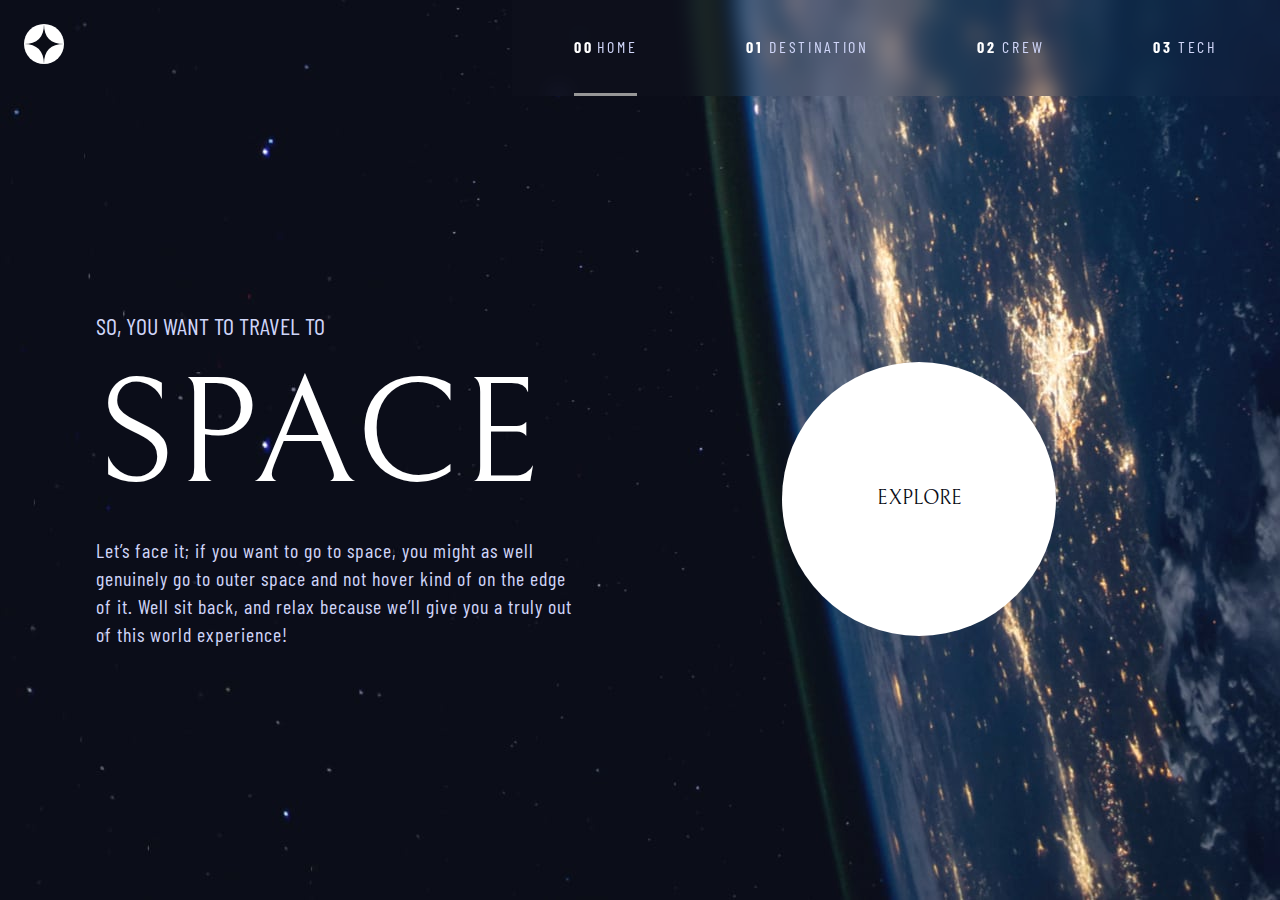
<file: index.html>
<!DOCTYPE html>
<html lang="en">
<head>
    <meta charset="UTF-8" />
    <meta name="viewport" content="width=device-width, initial-scale=1.0" />
    <link rel="preconnect" href="https://fonts.googleapis.com" />
    <link rel="preconnect" href="https://fonts.gstatic.com" crossorigin />
    <link
      href="https://fonts.googleapis.com/css2?family=Barlow+Condensed&display=swap"
      rel="stylesheet"
    />
    <link rel="preconnect" href="https://fonts.googleapis.com" />
    <link rel="preconnect" href="https://fonts.gstatic.com" crossorigin />
    <link
      href="https://fonts.googleapis.com/css2?family=Bellefair&display=swap"
      rel="stylesheet"
    />
    <link rel="preconnect" href="https://fonts.googleapis.com" />
    <link rel="preconnect" href="https://fonts.gstatic.com" crossorigin />
    <link
      href="https://fonts.googleapis.com/css2?family=Barlow&display=swap"
      rel="stylesheet"
    />

    <link
      rel="icon"
      type="image/png"
      sizes="32x32"
      href="./assets/favicon-32x32.png"
    />
    <link rel="stylesheet" href="/reset-min.css" />
    <link rel="stylesheet" href="/main2.css" />

    <title>Frontend Mentor | Space tourism website</title>
</head>
<body>
    <div class="main-cont">
        <header>
            <nav>

                <figure class="logo"></figure>
                <div class="icon-menu-and-options">
                    
                    <figure class="icon-menu closed" id="iconMenu"></figure>
                </div>

                
            </nav>
            <ul class="menu inactive" id="menu">
                <li class="home">
                    <span class="numbers">00</span>
                    <span class="text-option">HOME</span>
                </li>
                <li class="destination">
                    <a href="/destination-europa.html"><span class="numbers">01</span>
                        <span class="text-option">DESTINATION</span></a>
                </li>
                <li class="crew">
                    <a href="/crew-commander.html"><span class="numbers">02</span>
                        <span class="text-option">CREW</span></a>
                </li>
                <li class="tech">
                    <a href="/technology-capsule.html"><span class="numbers">03</span>
                        <span class="text-option">TECH</span></a>
                </li>
            </ul>
        </header>
        <main>
            <section>
                <h6 class="slogan">SO, YOU WANT TO TRAVEL TO</h6>
                <h1 class="tittle">SPACE</h1>
                <p class="description">Let’s face it; if you want to go to space, you might as well
                    genuinely go to outer space and not hover kind of on the edge of it.
                    Well sit back, and relax because we’ll give you a truly out of this
                    world experience!</p>
            </section>  
            <button class="explore">EXPLORE</button>         
    
        </main>
    </div>
    
    
    
    <script src="/main.js"></script>
</body>
</html>
</file>
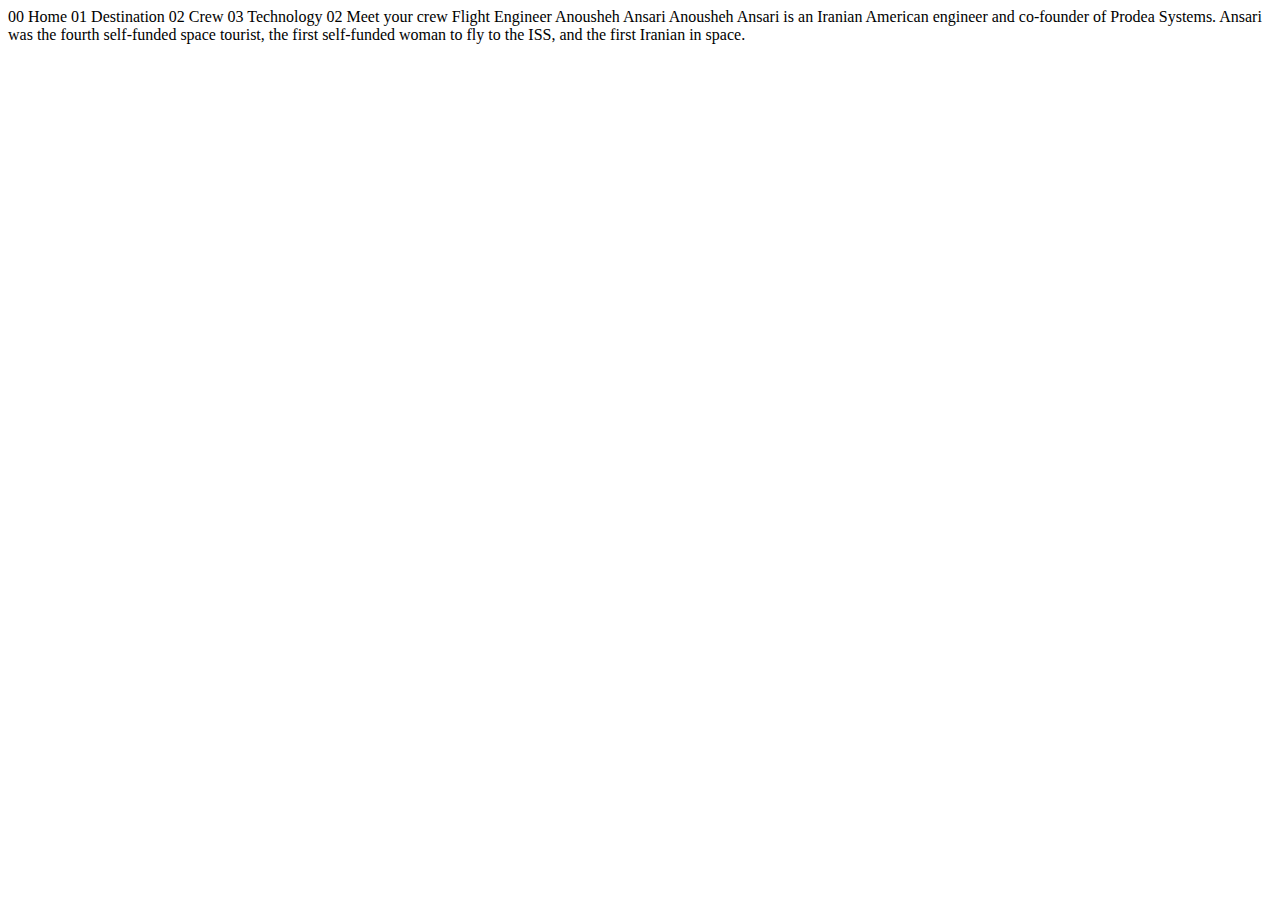
<file: crew-engineer.html>
<!DOCTYPE html>
<html lang="en">
<head>
  <meta charset="UTF-8">
  <meta name="viewport" content="width=device-width, initial-scale=1.0">

  <link rel="icon" type="image/png" sizes="32x32" href="./assets/favicon-32x32.png">
  
  <title>Frontend Mentor | Space tourism website</title>
</head>
<body>

  00 Home
  01 Destination
  02 Crew
  03 Technology

  02 Meet your crew

  Flight Engineer
  Anousheh Ansari

  Anousheh Ansari is an Iranian American engineer and co-founder of Prodea Systems. 
  Ansari was the fourth self-funded space tourist, the first self-funded woman to 
  fly to the ISS, and the first Iranian in space. 
</body>
</html>
</file>
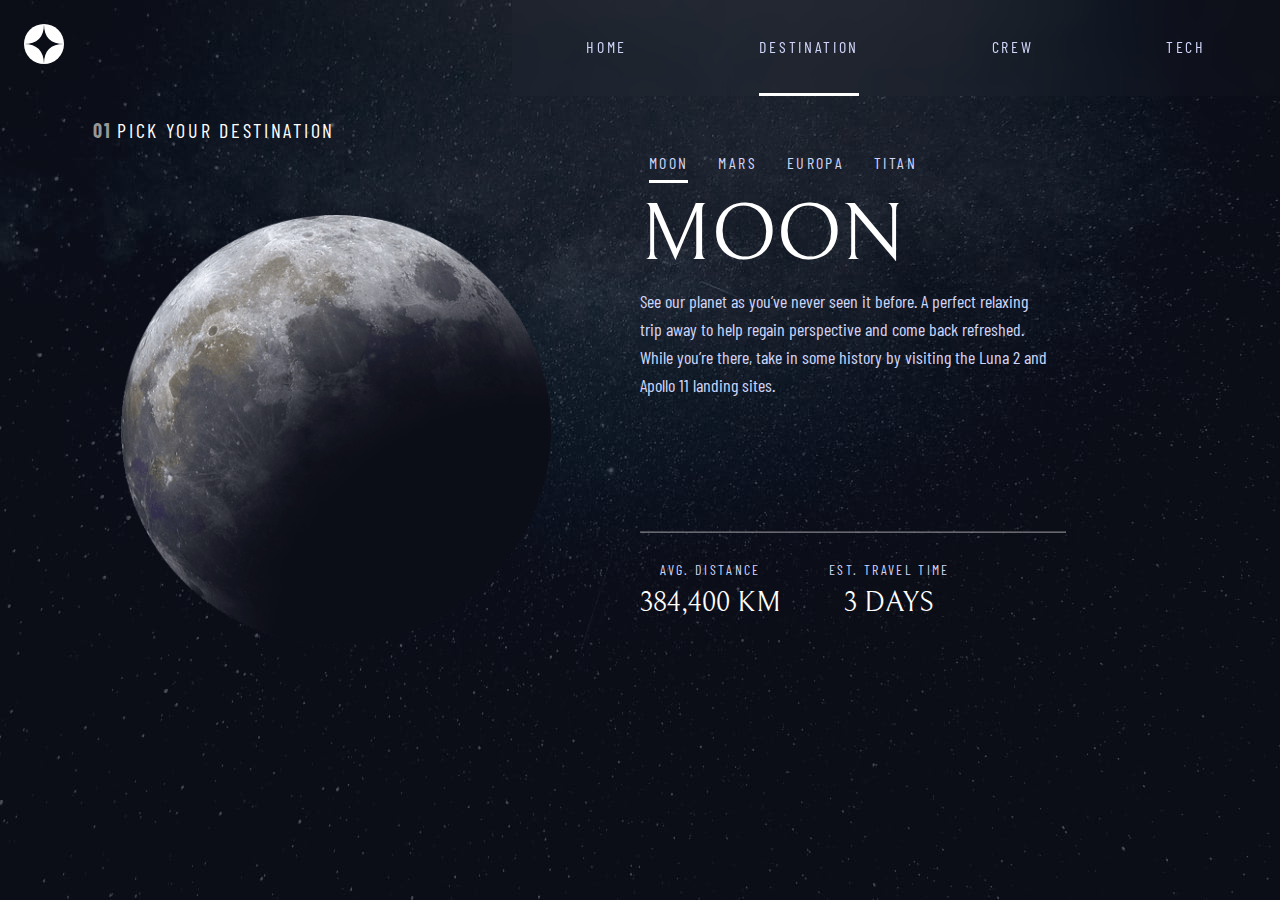
<file: destination-europa.html>
<!DOCTYPE html>
<html lang="en">
  <head>
    <meta charset="UTF-8" />
    <meta name="viewport" content="width=device-width, initial-scale=1.0" />
    <link rel="preconnect" href="https://fonts.googleapis.com" />
    <link rel="preconnect" href="https://fonts.gstatic.com" crossorigin />
    <link
      href="https://fonts.googleapis.com/css2?family=Barlow+Condensed&display=swap"
      rel="stylesheet"
    />
    <link rel="preconnect" href="https://fonts.googleapis.com" />
    <link rel="preconnect" href="https://fonts.gstatic.com" crossorigin />
    <link
      href="https://fonts.googleapis.com/css2?family=Bellefair&display=swap"
      rel="stylesheet"
    />
    <link rel="preconnect" href="https://fonts.googleapis.com" />
    <link rel="preconnect" href="https://fonts.gstatic.com" crossorigin />
    <link
      href="https://fonts.googleapis.com/css2?family=Barlow&display=swap"
      rel="stylesheet"
    />

    <link
      rel="icon"
      type="image/png"
      sizes="32x32"
      href="./assets/favicon-32x32.png"
    />
    <link rel="stylesheet" href="/reset-min.css" />
    <link rel="stylesheet" href="/destination-style.css" />

    <title>Frontend Mentor | Space tourism website</title>
  </head>
  <body>
    <div class="main-cont">
      <header>
        <nav>
          <figure class="logo"></figure>
          <div class="icon-menu-and-options">
            <figure class="icon-menu closed" id="iconMenu"></figure>
          </div>
        </nav>
        <ul class="menu inactive" id="menu">
          <li class="home">
            <a href="/index.html">
              <span class="numbers">00</span>
            <span class="text-option">HOME</span>
            </a>
            
            
          </li>
          <li class="destination">
            <a href=""
              ><span class="numbers">01</span>
              <span class="text-option">DESTINATION</span></a
            >
          </li>
          <li class="crew">
            <a href="/crew-commander.html"
              ><span class="numbers">02</span>
              <span class="text-option">CREW</span></a
            >
          </li>
          <li class="tech">
            <a href="/technology-capsule.html"
              ><span class="numbers">03</span>
              <span class="text-option">TECH</span></a
            >
          </li>
        </ul>
      </header>
      <section>
        <div class="planet-section">
          <h6 class="pick">
            <span class="pick-number">01</span>
            <span class="pick-text">PICK YOUR DESTINATION</span>
          </h6>
          <figure class="planet" id="planet"></figure>
        </div>
        <div class="info-section">
          <ul class="planets-options">
            <li class="moon"  id="moon">MOON</li>
            <li class="mars" id="mars">MARS</li>
            <li class="europa" id="europa" >EUROPA</li>
            <li class="titan" id="titan" >TITAN</li>
          </ul>
          <h2 class="planet-name" id="planetName">MOON</h2>
          <p class="description-planet" id="descriptionPlanet">
            See our planet as you’ve never seen it before. A perfect relaxing
            trip away to help regain perspective and come back refreshed. While
            you’re there, take in some history by visiting the Luna 2 and Apollo
            11 landing sites.
          </p>
          <hr />
          <div class="distance-and-time">
            <div class="avg-distance">
              <p class="avg-text">AVG. DISTANCE</p>
              <h6 class="total-distance" id="totalDistance">384,400 KM</h6>
            </div>
            <div class="estimated-time">
              <p class="estimated-text">EST. TRAVEL TIME</p>
              <h6 class="total-estimated" id="totalEstimated">3 DAYS</h6>
            </div>
          </div>
         
        </div>
      </section>
    </div>
    <script src="/destination.js"></script>
  </body>
</html>
</file>
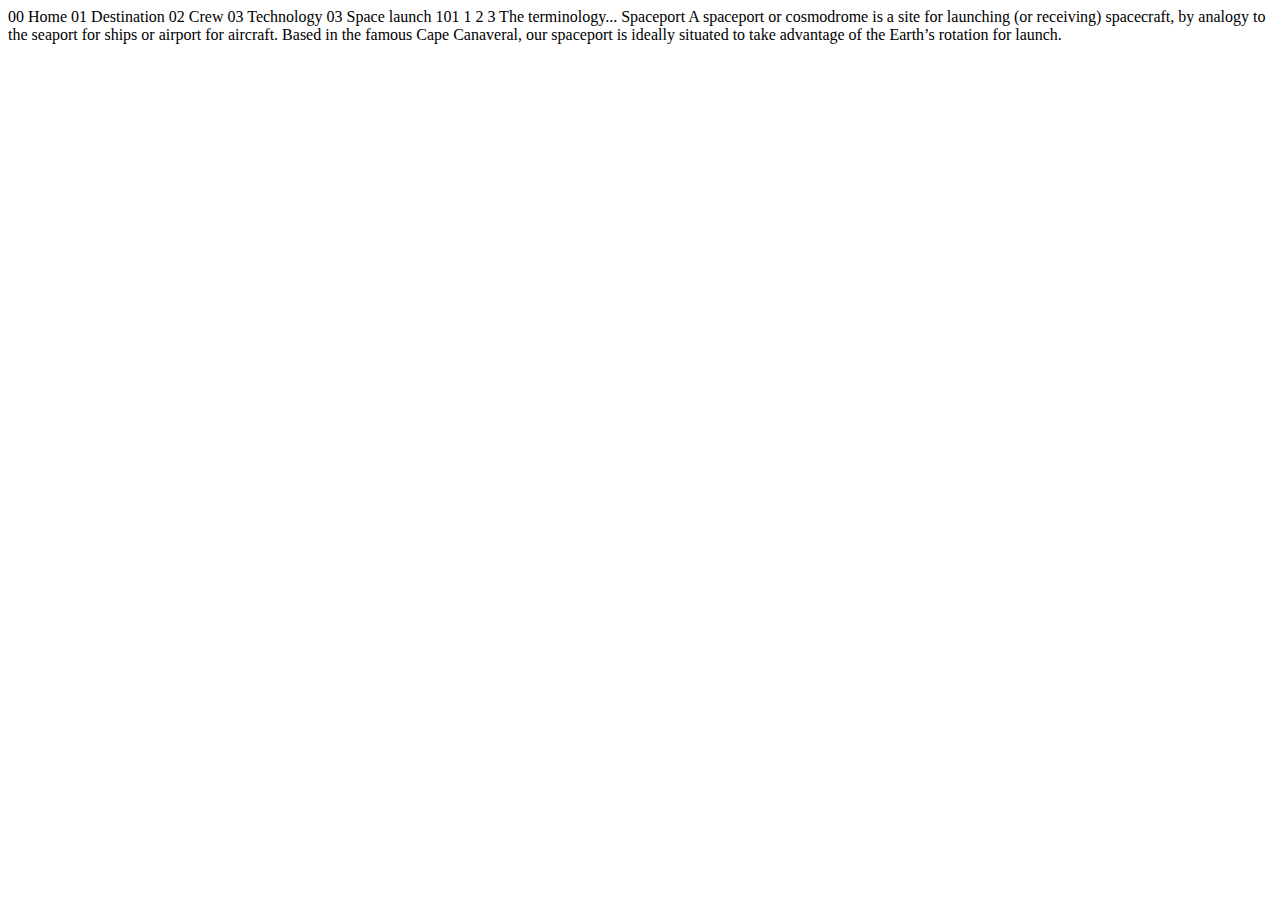
<file: technology-spaceport.html>
<!DOCTYPE html>
<html lang="en">
<head>
  <meta charset="UTF-8">
  <meta name="viewport" content="width=device-width, initial-scale=1.0">

  <link rel="icon" type="image/png" sizes="32x32" href="./assets/favicon-32x32.png">
  
  <title>Frontend Mentor | Space tourism website</title>
</head>
<body>

  00 Home
  01 Destination
  02 Crew
  03 Technology

  03 Space launch 101

  1
  2
  3

  The terminology...
  Spaceport

  A spaceport or cosmodrome is a site for launching (or receiving) spacecraft, 
  by analogy to the seaport for ships or airport for aircraft. Based in the 
  famous Cape Canaveral, our spaceport is ideally situated to take advantage 
  of the Earth’s rotation for launch.
</body>
</html>
</file>
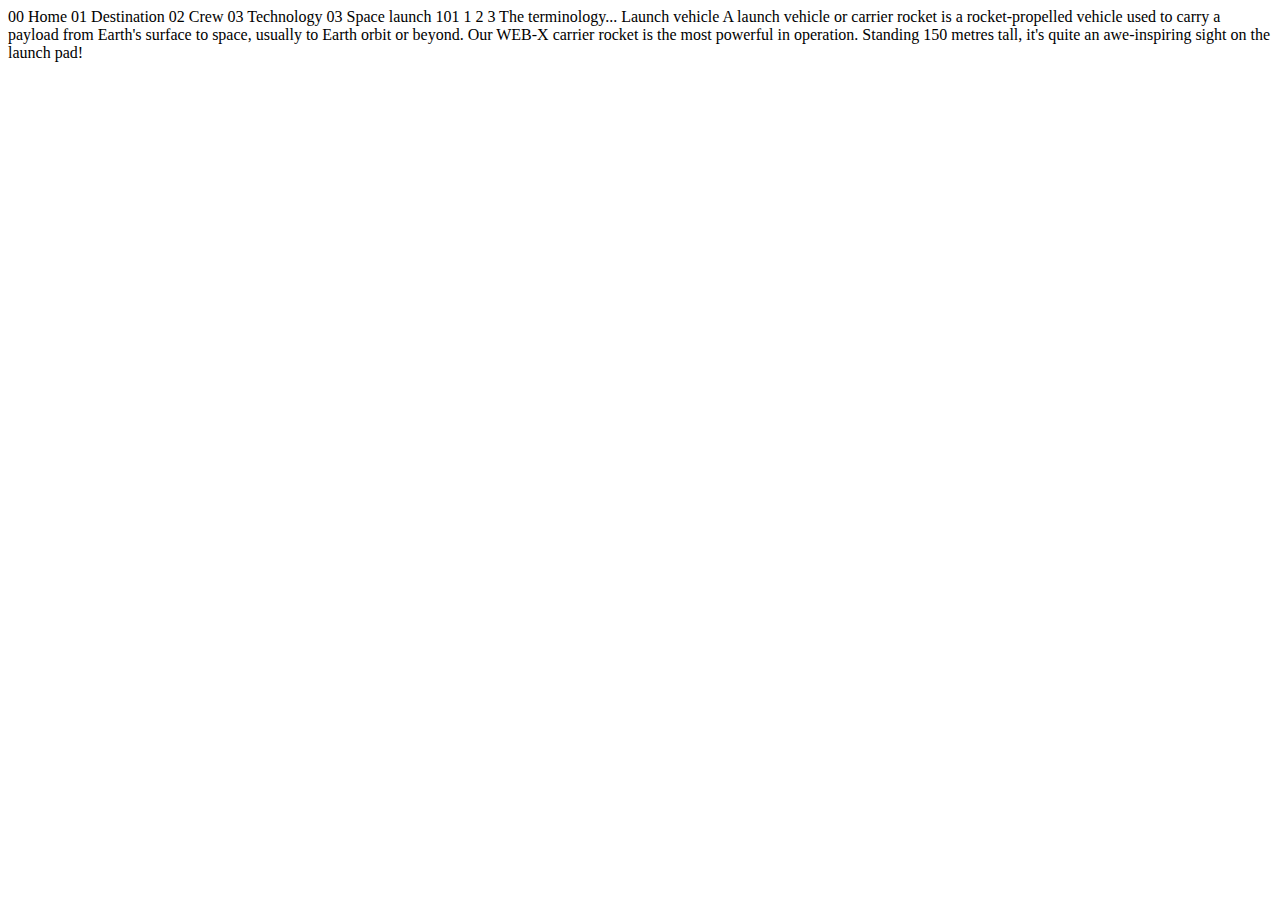
<file: technology-vehicle.html>
<!DOCTYPE html>
<html lang="en">
<head>
  <meta charset="UTF-8">
  <meta name="viewport" content="width=device-width, initial-scale=1.0">

  <link rel="icon" type="image/png" sizes="32x32" href="./assets/favicon-32x32.png">
  
  <title>Frontend Mentor | Space tourism website</title>
</head>
<body>

  00 Home
  01 Destination
  02 Crew
  03 Technology

  03 Space launch 101

  1
  2
  3

  The terminology...
  Launch vehicle

  A launch vehicle or carrier rocket is a rocket-propelled vehicle used to carry a 
  payload from Earth's surface to space, usually to Earth orbit or beyond. Our 
  WEB-X carrier rocket is the most powerful in operation. Standing 150 metres tall, 
  it's quite an awe-inspiring sight on the launch pad!
</body>
</html>
</file>
<file: main2.css>
.main-cont {
    background-image: url(/background-home-mobile.jpg);
    width: 100%;
    min-height: 100vh;
    background-size: cover;
    background-position: center;
    min-width: 360px;
    
    
    position: relative;
}

a {
    text-decoration: none;
}



header {
    width: 100%;
    padding: 24px;
    
}
nav {
    width: 100%;
    display: flex;
    justify-content: space-between;
    
    
    align-items: center;
    
}

.icon-menu-and-options {
    z-index: 1000;
}

.icon-menu {
    width: 24px;
    height: 21px;
    background-image: url(/icon-hamburger.svg);
    transition: 0.3s;
    
    
}

.open {
    width: 25px;
    height: 25px;
    background-image: url(/icon-close.svg);
    background-size: cover;
    transition: 0.3s;

}

.menu {    
    position: absolute;
    right: 0;    
    width: 65%;
    background-color: rgba(255, 255, 255, 0.01);
    backdrop-filter: blur(19px);
    height: 100%;
    top: 0;
    z-index: 0; 
    padding-left: 48px;
    padding-top: 118px;
    display: flex;
    flex-direction: column;
    gap: 32px;
    font-family: "Barlow Condensed", sans-serif;
    font-size: 16px;
    letter-spacing: 2.7px;
    transition: 1s;


    
}
.inactive {
    top: -100vh;
    transition: 0s;
}

.numbers {
    font-weight: bold;
    color: #FFFFFF;
}

.text-option {
    color: #D0D6F9;

}




.logo {
    width: 40px;
    height: 40px;
    background-image: url(/logo.svg);
    background-size: cover;
}

main {
    display: flex;
    flex-direction: column;
    justify-content: center;
    width: 100%;
    padding-left: 24px;
    padding-right: 24px;
    margin-top: 20px;
}
section {
    display: flex;
    flex-direction: column;
    gap: 16px;
}
.slogan, .tittle, .description {
    text-align: center;
}

.slogan {
    font-family: "Barlow Condensed", sans-serif;
    color: #D0D6F9;
}

.tittle {
     color: #FFFFFF;
     font-size: 80px;
     font-family: "Bellefair", serif;
}

.description {
    letter-spacing: 1px;
    line-height: 25px;
    padding-left: 24px;
    padding-right: 24px;
    font-family: "Barlow Condensed", sans-serif;
    color: #D0D6F9;
}

.explore {
    margin-top: 81px;
    width: 150px;
    height: 150px;
    align-self: center;
    border-radius: 50%;
    color: #0B0D17;
    background-color: #FFFFFF;
    border: none;
    font-family: "Bellefair", serif;
    line-height: 1.25px;
    font-size: 20px;
    font-weight: 200;

}

.explore:hover {
    transition: 1s;
    box-shadow: -1px 4px 0px 91px rgba(151,151,151,0.92);
}


@media (min-width: 768px) {
    .main-cont {
        background-image: url(/background-home-tablet.jpg);
    }
    .icon-menu {
        display: none;
    }

    .menu {
        
        flex-direction: row;
        padding: 0px;
        padding-left: 24px;
        padding-right: 24px;
        
        width: 450px;
        height: 96px;
        
        top: 0; 
        background-color: rgba(255, 255, 255, 0.04);
        backdrop-filter: none;
        justify-content: space-around;
        align-items: center;
        transition: 0s;
        
        

        
        
    
    }
    .home, .destination, .crew, .tech {
        
        display: flex;
        gap: 3px;
        align-items: center;
        height: 100%;
        border-bottom: 3px solid transparent;

    }
    .destination:hover, .crew:hover, .tech:hover {
        border-bottom: 3px solid #979797; 
        cursor: pointer;
        
    }

    .home {
        border-bottom: 3px solid #979797;
    }
    .home:hover {
        cursor: pointer;
    }

    main {
        margin-top: 106px;
    }

    .slogan {
        font-size: 24px;
    }
    .tittle {
        font-size: 150px;
        margin-top: 24px;
    }
    .description {
        font-size: 20px;
        line-height: 28px;
        padding-left: 130px;
        padding-right: 130px;
        margin-top: 24px;
    }
    .explore {
        margin-top: 156px;
        width: 242px;
        height: 242px;
    }
}

@media (min-width: 1024px) {
    .main-cont {
        background-image: url(/background-home-desktop.jpg);
        background-size: cover;
    }
    .menu {
        width: 60%;
        background-color: rgba(255, 255, 255, 0.01);
        backdrop-filter: blur(10px);
        transition: 0s;
    }
main {
    flex-direction: row;
    
    justify-content: space-between;
    
}    

section {
    display: block;
    justify-content: center;
    width: 600px;
    padding-left: 72px;
    padding-right: 48px;
    margin-top: 120px;
   

    
    
    
    
}
.slogan, .tittle, .description {
    text-align: start;
    
}
.description {
    padding: 0px;
    
}
.explore {
    width: 274px;
    height: 274px;
    margin-right: 200px;
    
}
}
</file>
<file: destination-style.css>
.main-cont {
    background-image: url(/assets/destination/background-destination-mobile.jpg);
    width: 100%;
    min-height: 100vh;
    background-size: cover;
    background-position: center;
    min-width: 360px;
    padding-bottom: 24px;
    background-attachment: fixed;
    
    
    position: relative;
}

a {
    text-decoration: none;
}



header {
    width: 100%;
    padding: 24px;
    
}
nav {
    width: 100%;
    display: flex;
    justify-content: space-between;
    
    
    align-items: center;
    
}

.icon-menu-and-options {
    z-index: 1000;
}

.icon-menu {
    width: 24px;
    height: 21px;
    background-image: url(/icon-hamburger.svg);
    transition: 0.3s;
    
    
}

.open {
    width: 25px;
    height: 25px;
    background-image: url(/icon-close.svg);
    background-size: cover;
    transition: 0.3s;

}

.menu {    
    position: absolute;
    right: 0;    
    width: 65%;
    background-color: rgba(255, 255, 255, 0.01);
    backdrop-filter: blur(19px);
    height: 100%;
    top: 0;
    z-index: 100; 
    padding-left: 48px;
    padding-top: 118px;
    display: flex;
    flex-direction: column;
    gap: 32px;
    font-family: "Barlow Condensed", sans-serif;
    font-size: 16px;
    letter-spacing: 2.7px;
    transition: 1s;
    


    
}
.inactive {
    top: -200vh;
    transition: 0s;
}

.numbers {
    font-weight: bold;
    color: #FFFFFF;
}

.text-option {
    color: #D0D6F9;

}




.logo {
    width: 40px;
    height: 40px;
    background-image: url(/logo.svg);
    background-size: cover;
}

.planet-section {
    width: 100%;
    display: flex;
    justify-content: center;
    align-items: center;
    flex-direction: column;
    gap: 24px;

}
.pick-number {
    font-family: "Barlow Condensed", sans-serif;
    color: #979797;
    font-weight: bold;
    font-size: 16px;
    letter-spacing: 2.7px;
}

.pick-text {
    font-family: "Barlow Condensed", sans-serif;
    color: #FFFFFF;
    font-size: 16px;
    letter-spacing: 2.7px;
}

.planet {
    width: 150px;
    height: 150px;
    background-image: url(/assets/destination/image-moon.png);
    background-size: cover;
    transition: 1s;
    animation: girar 60s linear infinite;
}

.info-section {
    width: 100%;
    display: flex;
    flex-direction: column;
    justify-content: center;
    align-items: center;
    gap: 12px;
    margin-top: 24px;
}
.planets-options {
    display: flex;
    gap: 12px;
    color: #D0D6F9;
    font-family: "Barlow Condensed", sans-serif;
    font-size: 14px;
    letter-spacing: 2.36px;
    
}
.moon, .mars, .europa, .titan {
    border-bottom: 3px solid transparent;
    height: 28px;
    transition: 0.5s;
    
}
.moon{
    border-bottom: 3px solid #FFFFFF;
}

.planet-name {
    font-size: 56px;
    color: #FFFFFF;
    font-family: "Bellefair", serif;
}

.description-planet {
    width: 68%;
    font-size: 15px;
    line-height: 25px;
    color: #D0D6F9;
    font-family: "Barlow Condensed", sans-serif;
    text-align: center;
    
    
}

hr {
    height: 2px;
    width: 80%;
    opacity: 0.4;
}
.avg-distance {
    display: flex;
    flex-direction: column;
    gap: 12px;
    margin-bottom: 32px;
    justify-content: center;
    align-items: center;
}

.avg-text, .estimated-text {
    font-family: "Barlow Condensed", sans-serif;
    font-size: 14px;
    letter-spacing: 2.36px;
    color: #D0D6F9;
    
}
.total-distance, .total-estimated {
    color: #FFFFFF;
    font-size: 28px;
    font-family: "Bellefair", serif;
    
}

.estimated-time {
     display: flex;
     flex-direction: column;
     gap: 12px;
     justify-content: center;
    align-items: center;
}

@keyframes girar {
    from { transform: rotate(0deg);}
    to { transform: rotate(360deg);}
}


@media (min-width: 768px) {

    section {
        margin-top: 72px;
    }

    .numbers {
        display: none;
    }
    .pick {
        width: 80%;
        text-align: start;
        
    }
    .pick-text, .pick-number {
    font-size: 20px;
    }
    .planet {
        width: 300px;
        height: 300px;
        margin-top: 50px;
    }
    .planets-options {
        width: 286px;
        display: flex;
        justify-content: space-around;
    }
    .moon,.mars,.europa, .titan {
        font-size: 16px;
    }
    .planet-name {
        font-size: 80px;
    }
    .description-planet {
        font-size: 16px;
        line-height: 28px;
        margin-bottom: 12px;
    }
    .distance-and-time {
        display: flex;
        gap: 48px;
        height: 90px;
    }
    .avg-distance {
        margin: 0;
    }
    .main-cont {
        background-image: url(/assets/destination/background-destination-tablet.jpg);
    }
    .icon-menu {
        display: none;
    }

    .menu {
        
        flex-direction: row;
        padding: 0px;
        padding-left: 24px;
        padding-right: 24px;
        
        width: 450px;
        height: 96px;
        
        top: 0; 
        background-color: rgba(255, 255, 255, 0.04);
        backdrop-filter: none;
        justify-content: space-around;
        align-items: center;
        transition: 0s;
        
        

        
        
    
    }
   
    .home, .destination, .crew, .tech {
        
        display: flex;
        gap: 3px;
        align-items: center;
        height: 100%;
        border-bottom: 3px solid transparent;

    }
    .home:hover, .crew:hover, .tech:hover {
        border-bottom: 3px solid #979797; 
        cursor: pointer;
        
    }

    .destination {
        border-bottom: 3px solid #FFFFFF;
    }

    
    .home:hover {
        cursor: pointer;
    }

    main {
        margin-top: 106px;
    }
}


@media (min-width: 1024px) {
    .main-cont {
        background-image: url(/assets/destination/background-destination-desktop.jpg);
        background-size: cover;
        overflow: hidden;
    }
    .menu {
        width: 60%;
        background-color: rgba(255, 255, 255, 0.01);
        backdrop-filter: blur(10px);
        transition: 0s;
    }
main {
    flex-direction: row;
    
    justify-content: space-between;
    
}    
section {
    display: flex;
    margin: 32px;
    

}
.info-section {
    align-items: baseline;
}
.description-planet {
    font-size: 18px;
    text-align: start;
    margin-bottom: 120px;
}
hr {
    margin: 0;
    width: 70%;
}

.planet {
    width: 430px;
    height: 430px;
}
.moon:hover, .mars:hover, .europa:hover, .titan:hover{
    cursor: pointer;
}
}
</file>
